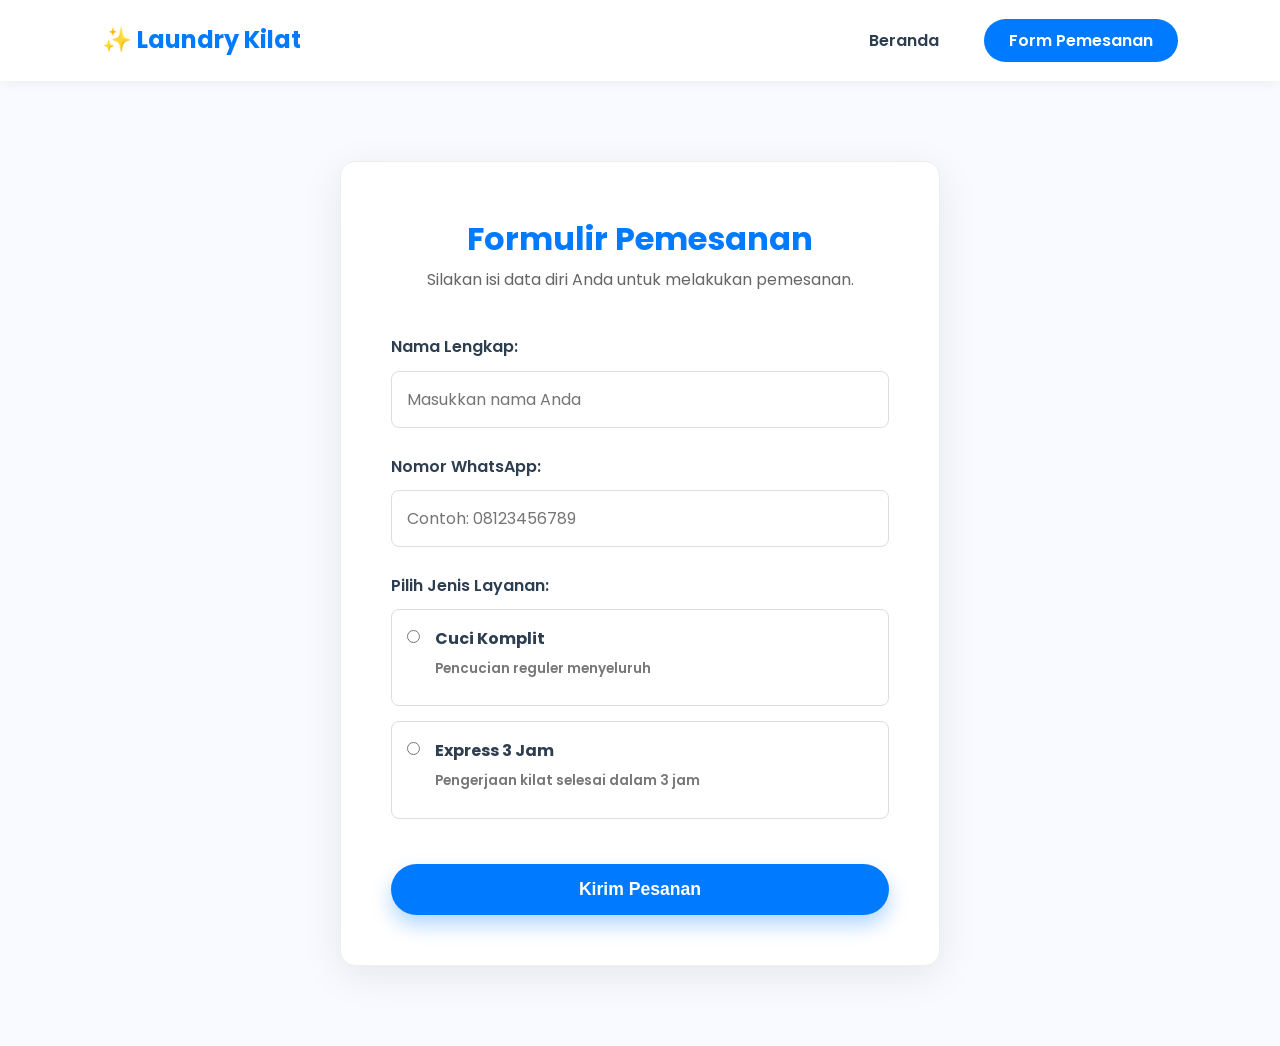
<file: form-pemesanan.html>
<!DOCTYPE html>
<html lang="id">
<head>
    <meta charset="UTF-8">
    <meta name="viewport" content="width=device-width, initial-scale=1.0">
    <title>Form Pemesanan - Laundry Kilat</title>
    <link href="https://fonts.googleapis.com/css2?family=Poppins:wght@300;400;600;700&display=swap" rel="stylesheet">
    <link rel="stylesheet" href="style.css">
</head>
<body>
    <!-- Navigasi -->
    <nav class="navbar">
        <div class="logo">✨ Laundry Kilat</div>
        <ul class="nav-links">
            <li><a href="index.html">Beranda</a></li>
            <li><a href="form-pemesanan.html" class="active-btn">Form Pemesanan</a></li>
        </ul>
    </nav>

    <!-- KHUSUS Formulir Pemesanan Saja -->
    <section class="form-wrapper">
        <form id="laundryForm" class="order-form">
            <div class="form-header">
                <h3>Formulir Pemesanan</h3>
                <p>Silakan isi data diri Anda untuk melakukan pemesanan.</p>
            </div>
            
            <div class="input-group">
                <label for="nama">Nama Lengkap:</label>
                <input type="text" id="nama" name="nama" placeholder="Masukkan nama Anda" required>
            </div>

            <div class="input-group">
                <label for="whatsapp">Nomor WhatsApp:</label>
                <input type="number" id="whatsapp" name="whatsapp" placeholder="Contoh: 08123456789" required>
            </div>

            <div class="input-group">
                <label>Pilih Jenis Layanan:</label>
                <div class="radio-box">
                    <input type="radio" name="layanan" id="komplit" value="Cuci Komplit" required>
                    <label for="komplit"><strong>Cuci Komplit</strong><br><span>Pencucian reguler menyeluruh</span></label>
                </div>
                <div class="radio-box">
                    <input type="radio" name="layanan" id="express" value="Express 3 Jam">
                    <label for="express"><strong>Express 3 Jam</strong><br><span>Pengerjaan kilat selesai dalam 3 jam</span></label>
                </div>
            </div>

            <button type="submit" class="cta-button submit-btn">Kirim Pesanan</button>
        </form>
    </section>

    <!-- Script pop-up berhasil -->
    <script>
        document.getElementById('laundryForm').addEventListener('submit', function(event) {
            event.preventDefault(); 
            const nama = document.getElementById('nama').value;
            alert('Terima kasih ' + nama + '! Pesanan Anda berhasil dikirim.');
            this.reset(); 
        });
    </script>
</body>
</html>
</file>
<file: style.css>
:root {
    --primary-blue: #007BFF;
    --secondary-blue: #e7f1ff;
    --accent-color: #FF9800;
    --text-dark: #2C3E50;
    --text-light: #FFFFFF;
    --font-main: 'Poppins', sans-serif;
}

* {
    margin: 0;
    padding: 0;
    box-sizing: border-box;
    scroll-behavior: smooth;
}

body {
    font-family: var(--font-main);
    background-color: #f8faff;
    color: var(--text-dark);
    line-height: 1.7;
}

/* Navigasi */
.navbar {
    display: flex;
    justify-content: space-between;
    align-items: center;
    background-color: var(--text-light);
    padding: 20px 8%;
    box-shadow: 0 2px 10px rgba(0,0,0,0.05);
    position: sticky;
    top: 0;
    z-index: 100;
}

.navbar .logo {
    font-size: 1.5rem;
    font-weight: 700;
    color: var(--primary-blue);
}

.nav-links {
    list-style: none;
    display: flex;
    gap: 30px;
    align-items: center;
}

/* Tautan Menu Biasa */
.nav-links a {
    color: var(--text-dark);
    text-decoration: none;
    font-weight: 600;
    transition: color 0.3s;
    padding: 8px 15px;
}

.nav-links a:hover {
    color: var(--primary-blue);
}

/* Tombol Aktif (Berbentuk Tombol Biru Pill) */
.nav-links a.active-btn {
    background-color: var(--primary-blue);
    color: var(--text-light) !important;
    padding: 10px 25px;
    border-radius: 30px;
    transition: all 0.3s ease;
}

.nav-links a.active-btn:hover {
    background-color: #0056b3;
    transform: translateY(-2px);
}

/* Homepage Hero Section */
.hero-section {
    display: flex;
    align-items: center;
    justify-content: space-between;
    padding: 80px 8%;
    background: linear-gradient(135deg, var(--secondary-blue) 0%, #ffffff 100%);
    min-height: 80vh;
}

.hero-content {
    flex: 1;
    padding-right: 50px;
}

.hero-content h1 {
    font-size: 3.5rem;
    font-weight: 700;
    color: var(--text-dark);
    line-height: 1.2;
    margin-bottom: 20px;
}

.hero-content h1 span {
    color: var(--primary-blue);
}

.hero-content p {
    font-size: 1.1rem;
    margin-bottom: 35px;
    color: #555;
}

.cta-button {
    display: inline-block;
    background-color: var(--primary-blue);
    color: var(--text-light);
    padding: 15px 35px;
    border-radius: 30px;
    text-decoration: none;
    font-weight: 600;
    font-size: 1.1rem;
    box-shadow: 0 10px 20px rgba(0, 123, 255, 0.3);
    transition: all 0.3s ease;
    border: none;
    cursor: pointer;
}

.cta-button:hover {
    background-color: #0056b3;
    transform: translateY(-3px);
}

.hero-image {
    flex: 1;
    display: flex;
    justify-content: flex-end;
}

.hero-image img {
    max-width: 90%;
    border-radius: 20px;
    box-shadow: 0 20px 40px rgba(0,0,0,0.1);
}

/* Tentang Kami */
.about-section {
    padding: 80px 8%;
    background-color: var(--text-light);
}

.about-container {
    display: flex;
    align-items: center;
    gap: 40px;
}

.about-text {
    flex: 1;
}

.about-text h2 {
    color: var(--primary-blue);
    font-size: 2.2rem;
    margin-bottom: 20px;
}

.about-img {
    flex: 1;
    max-width: 400px;
    border-radius: 20px;
    box-shadow: 0 15px 30px rgba(0,0,0,0.1);
}

.detail-section {
    padding: 50px 8%;
    background-color: #f8faff;
}

.grid-container {
    display: grid;
    grid-template-columns: repeat(auto-fit, minmax(300px, 1fr));
    gap: 40px;
}

.card {
    background-color: var(--text-light);
    padding: 40px 30px;
    border-radius: 15px;
    box-shadow: 0 10px 30px rgba(0,0,0,0.08);
    border: 1px solid #f0f0f0;
}

.detail-card {
    text-align: left;
}

.warning-card {
    border-left: 4px solid var(--accent-color);
}

.custom-list {
    list-style: none;
    margin-top: 15px;
}

.custom-list li {
    margin-bottom: 12px;
    padding-left: 25px;
    position: relative;
}

.custom-list li::before {
    content: "✓";
    position: absolute;
    left: 0;
    color: var(--primary-blue);
    font-weight: bold;
}

/* Formulir Pemesanan */
.form-wrapper {
    padding: 80px 8%;
    display: flex;
    justify-content: center;
    align-items: center;
    min-height: 80vh;
    background-color: #f8faff;
}

.order-form {
    background-color: #ffffff;
    padding: 50px;
    border-radius: 15px;
    box-shadow: 0 10px 40px rgba(0,0,0,0.08);
    width: 100%;
    max-width: 600px;
    border: 1px solid #eee;
}

.form-header {
    text-align: center;
    margin-bottom: 40px;
}

.form-header h3 {
    color: var(--primary-blue);
    font-size: 2rem;
}

.form-header p {
    color: #666;
}

.input-group {
    margin-bottom: 25px;
}

.input-group label {
    display: block;
    font-weight: 600;
    margin-bottom: 10px;
    color: var(--text-dark);
}

.input-group input[type="text"],
.input-group input[type="number"] {
    width: 100%;
    padding: 15px;
    border: 1px solid #ddd;
    border-radius: 8px;
    font-family: var(--font-main);
    font-size: 1rem;
}

.input-group input:focus {
    outline: none;
    border-color: var(--primary-blue);
}

.radio-box {
    display: flex;
    align-items: flex-start;
    gap: 15px;
    padding: 15px;
    border: 1px solid #ddd;
    border-radius: 8px;
    margin-bottom: 15px;
    cursor: pointer;
    transition: all 0.3s;
}

.radio-box:hover {
    border-color: var(--primary-blue);
    background-color: var(--secondary-blue);
}

.radio-box input[type="radio"] {
    margin-top: 5px;
}

.radio-box span {
    font-size: 0.85rem;
    color: #777;
    display: block;
    margin-top: 5px;
}

.submit-btn {
    width: 100%;
    margin-top: 20px;
}

/* Media Query (Mobile Responsive) */
@media (max-width: 768px) {
    .navbar {
        flex-direction: column;
        gap: 15px;
        padding: 20px;
    }
    .nav-links {
        flex-wrap: wrap;
        justify-content: center;
        gap: 15px;
    }
    .hero-section, .about-container {
        flex-direction: column;
        text-align: center;
        padding: 60px 5%;
    }
    .hero-content {
        padding-right: 0;
        margin-bottom: 50px;
    }
    .about-img {
        max-width: 100%;
    }
    .order-form {
        padding: 30px 20px;
    }
}
@media (max-width: 768px) {
    .navbar {
        flex-direction: column;
        gap: 15px;
        padding: 20px;
    }
    .hero-section, .about-container {
        flex-direction: column;
        text-align: center;
        padding: 40px 5%;
    }
    .hero-content {
        padding-right: 0;
        margin-bottom: 30px;
    }
    .about-img {
        max-width: 100%;
    }
    .order-form {
        padding: 30px 20px;
    }
}
</file>
